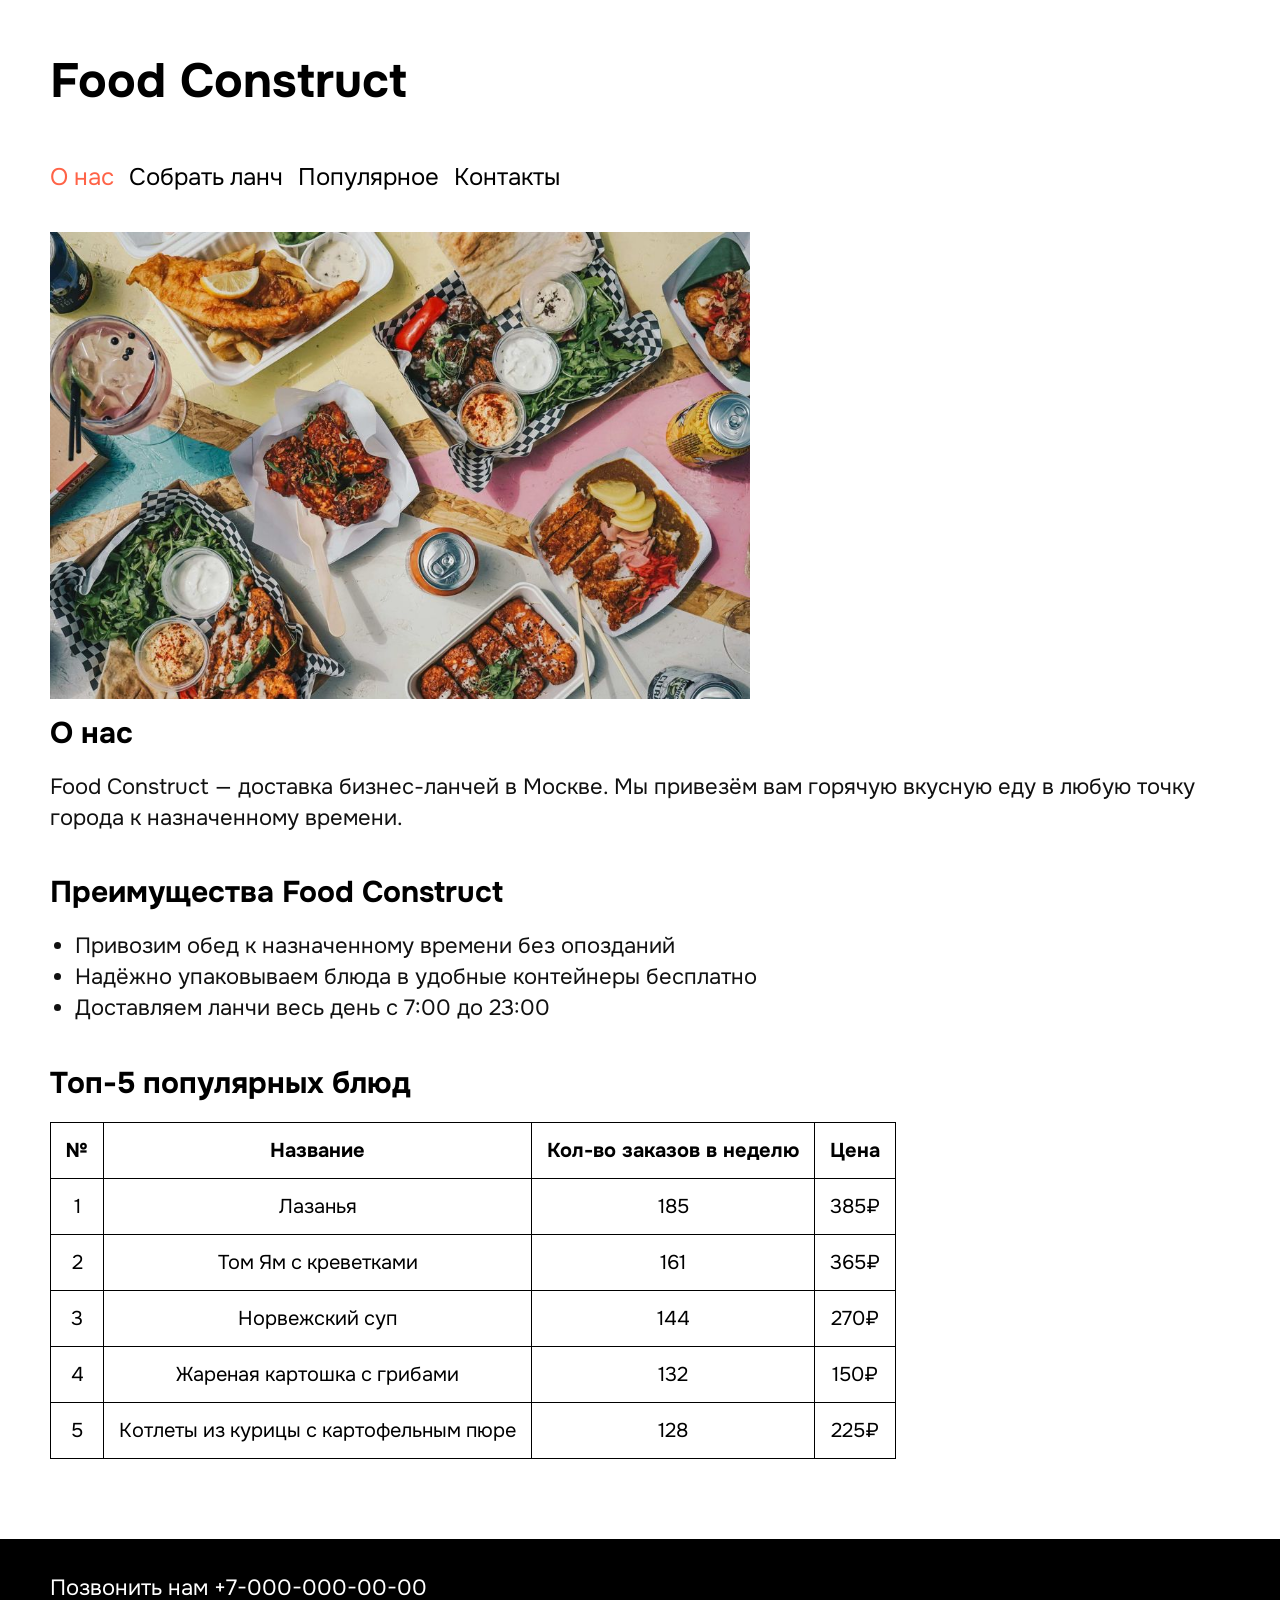
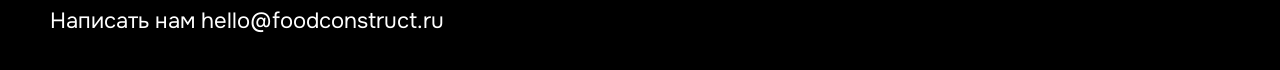
<file: index.html>
<!DOCTYPE html>
<html lang="ru">
<head>
    <meta charset="UTF-8">
    <meta name="viewport" content="width=device-width, initial-scale=1.0">
    <title>Food Construct — доставка бизнес-ланчей</title>
    <link rel="preconnect" href="https://fonts.googleapis.com">
    <link rel="preconnect" href="https://fonts.gstatic.com" crossorigin>
    <link href="https://fonts.googleapis.com/css2?family=Onest:wght@400;500;700&display=swap" rel="stylesheet">
    <link rel="stylesheet" href="css/style.css">
</head>
<body>
    <header class="header">
        <h1 class="header__title">Food Construct</h1>
        <nav class="nav">
            <a class="nav__link active" href="index.html">О нас</a>
            <a class="nav__link" href="lunch.html">Собрать ланч</a>
            <a class="nav__link" href="#popular">Популярное</a>
            <a class="nav__link" href="#contacts">Контакты</a>
        </nav>
    </header>

    <main class="main">
        <section class="about" id="about">
            <img class="about__image" src="images/lunch.jpg" alt="Разнообразные блюда бизнес-ланча на столе">
            <h2 class="section-title">О нас</h2>
            <p class="text">
                Food Construct — доставка бизнес-ланчей в Москве. Мы привезём вам горячую вкусную еду
                в любую точку города к назначенному времени.
            </p>
        </section>

        <section class="advantages" id="advantages">
            <h2 class="section-title">Преимущества Food Construct</h2>
            <ul class="advantages__list">
                <li class="text">Привозим обед к назначенному времени без опозданий</li>
                <li class="text">Надёжно упаковываем блюда в удобные контейнеры бесплатно</li>
                <li class="text">Доставляем ланчи весь день с 7:00 до 23:00</li>
            </ul>
        </section>

        <section class="popular" id="popular">
            <h2 class="section-title">Топ-5 популярных блюд</h2>
            <table class="table">
                <thead>
                    <tr>
                        <th class="table__cell">№</th>
                        <th class="table__cell">Название</th>
                        <th class="table__cell">Кол-во заказов в неделю</th>
                        <th class="table__cell">Цена</th>
                    </tr>
                </thead>
                <tbody>
                    <tr>
                        <td class="table__cell">1</td>
                        <td class="table__cell">Лазанья</td>
                        <td class="table__cell">185</td>
                        <td class="table__cell">385₽</td>
                    </tr>
                    <tr>
                        <td class="table__cell">2</td>
                        <td class="table__cell">Том Ям с креветками</td>
                        <td class="table__cell">161</td>
                        <td class="table__cell">365₽</td>
                    </tr>
                    <tr>
                        <td class="table__cell">3</td>
                        <td class="table__cell">Норвежский суп</td>
                        <td class="table__cell">144</td>
                        <td class="table__cell">270₽</td>
                    </tr>
                    <tr>
                        <td class="table__cell">4</td>
                        <td class="table__cell">Жареная картошка с грибами</td>
                        <td class="table__cell">132</td>
                        <td class="table__cell">150₽</td>
                    </tr>
                    <tr>
                        <td class="table__cell">5</td>
                        <td class="table__cell">Котлеты из курицы с картофельным пюре</td>
                        <td class="table__cell">128</td>
                        <td class="table__cell">225₽</td>
                    </tr>
                </tbody>
            </table>
        </section>
    </main>

    <footer class="footer" id="contacts">
        <p class="footer__text">
            Позвонить нам <a class="footer__link" href="tel:+70000000000">+7-000-000-00-00</a>
        </p>
        <p class="footer__text">
            Написать нам <a class="footer__link" href="mailto:hello@foodconstruct.ru">hello@foodconstruct.ru</a>
        </p>
    </footer>
</body>
</html>
</file>
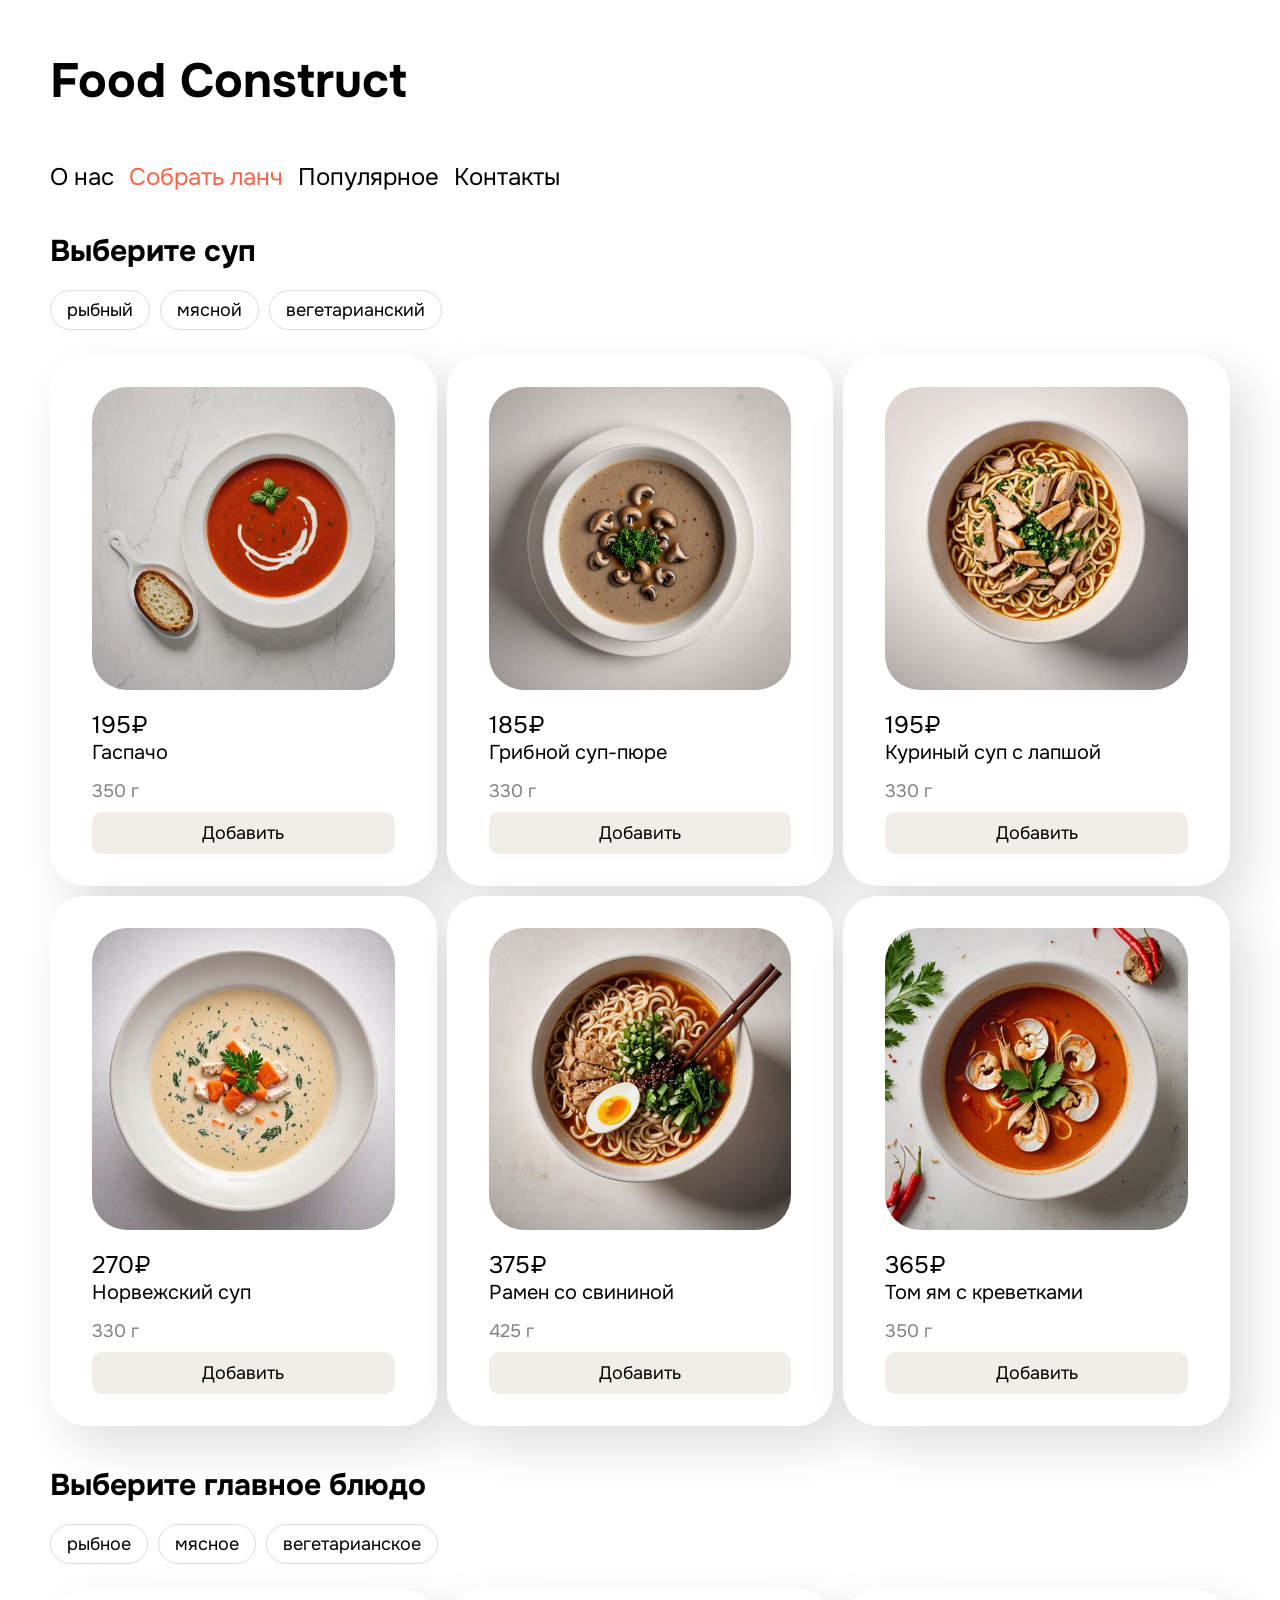
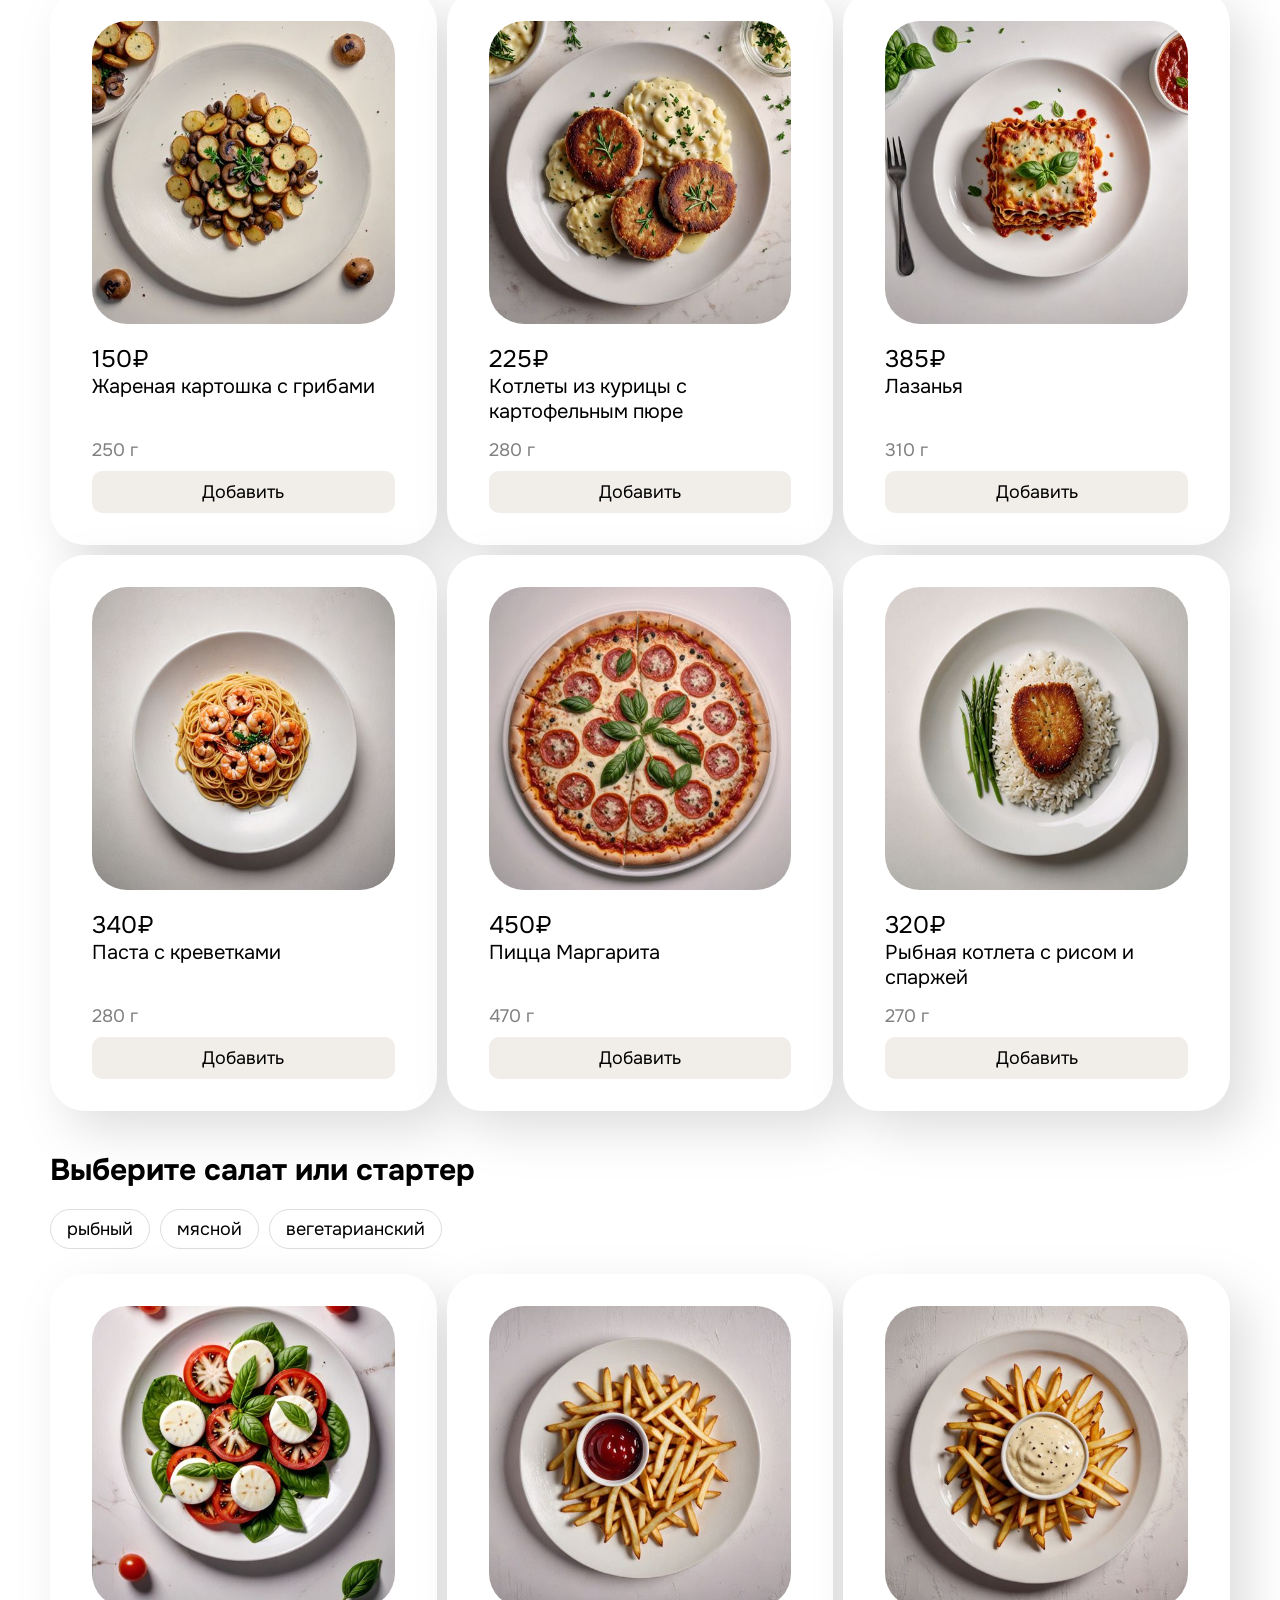
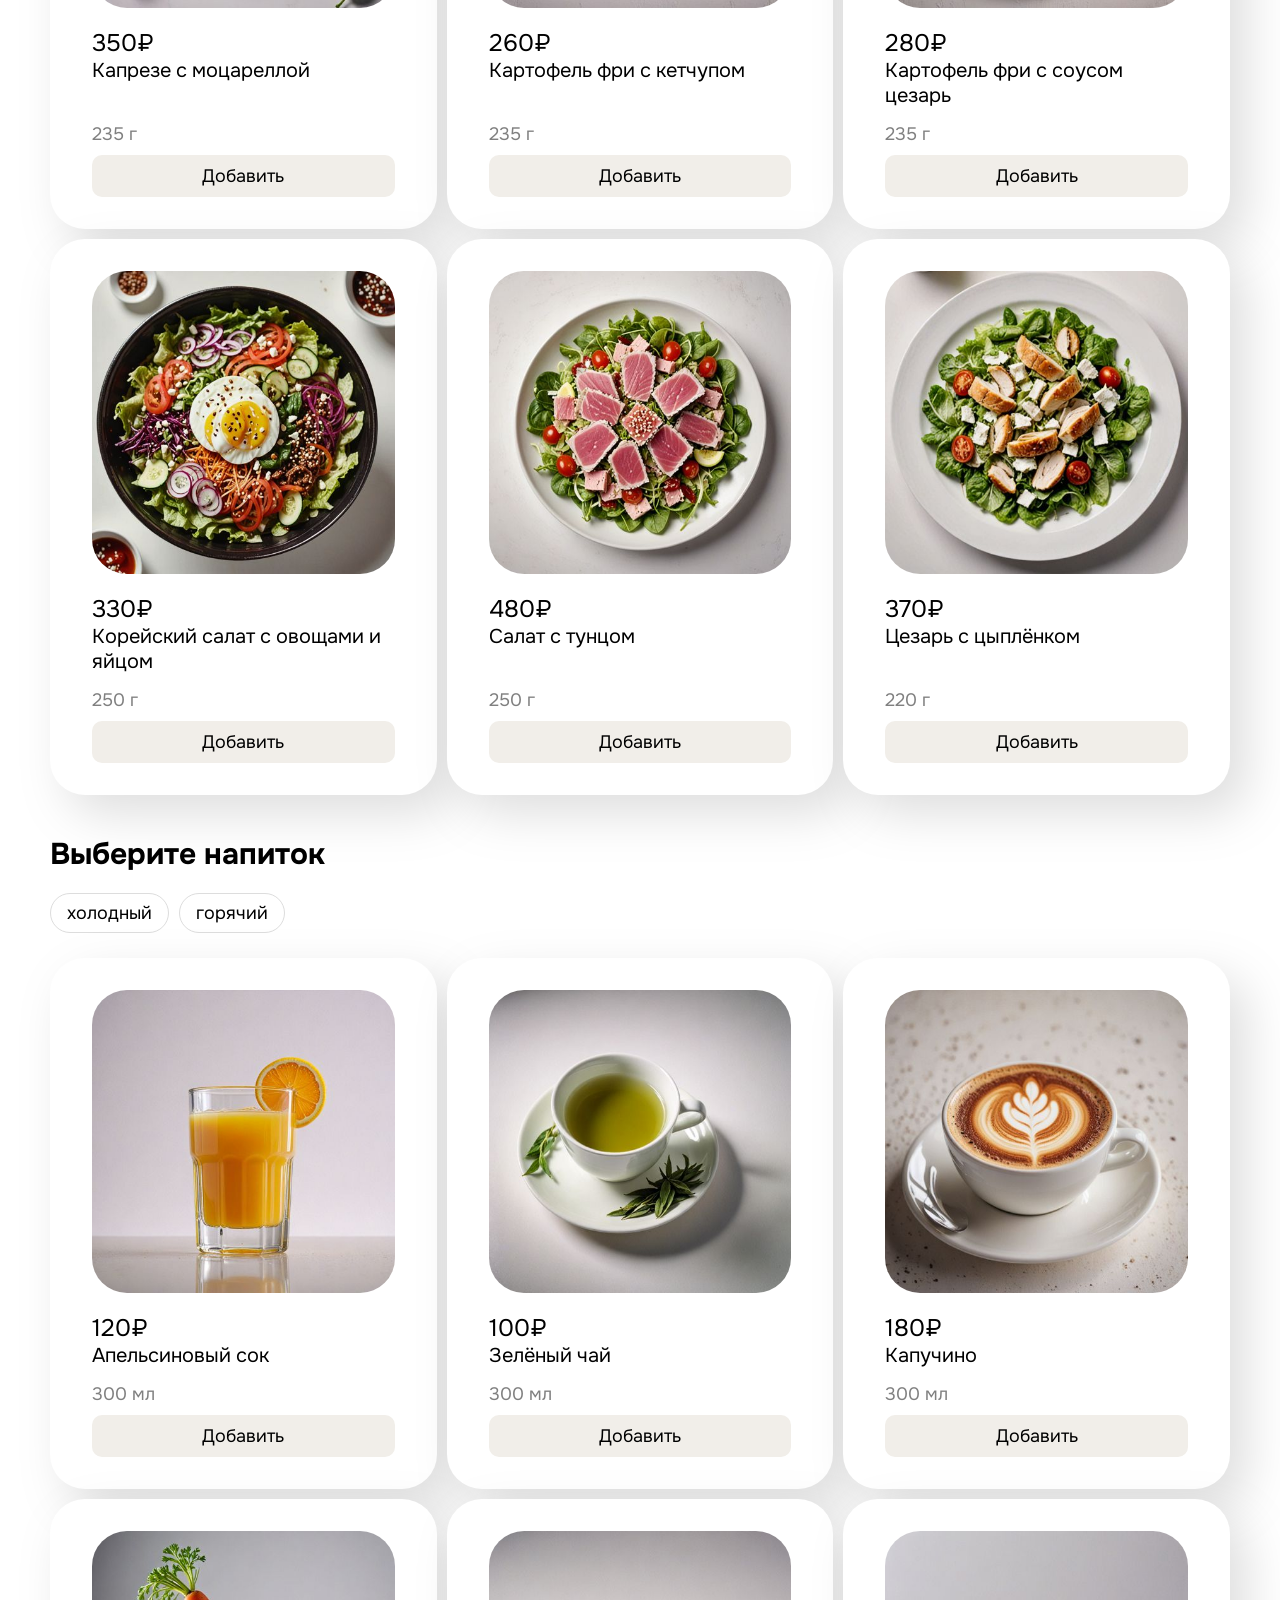
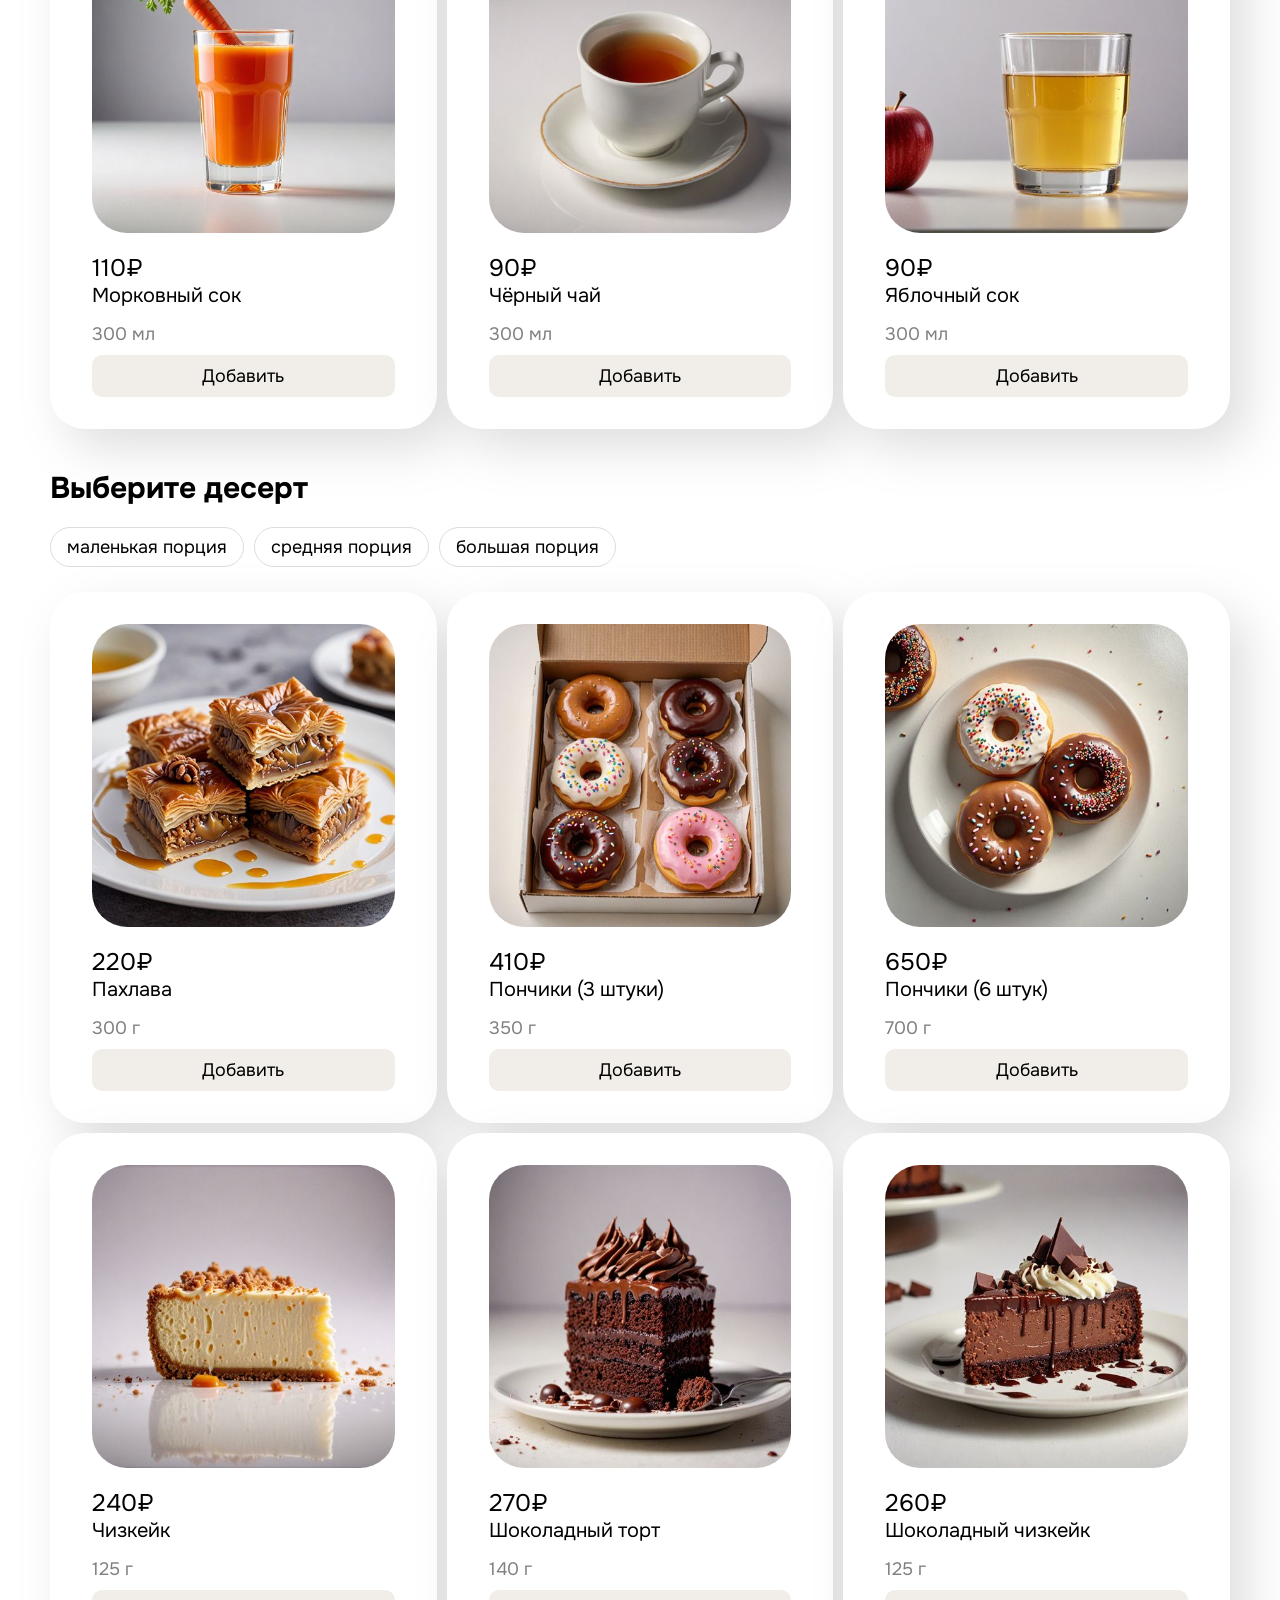
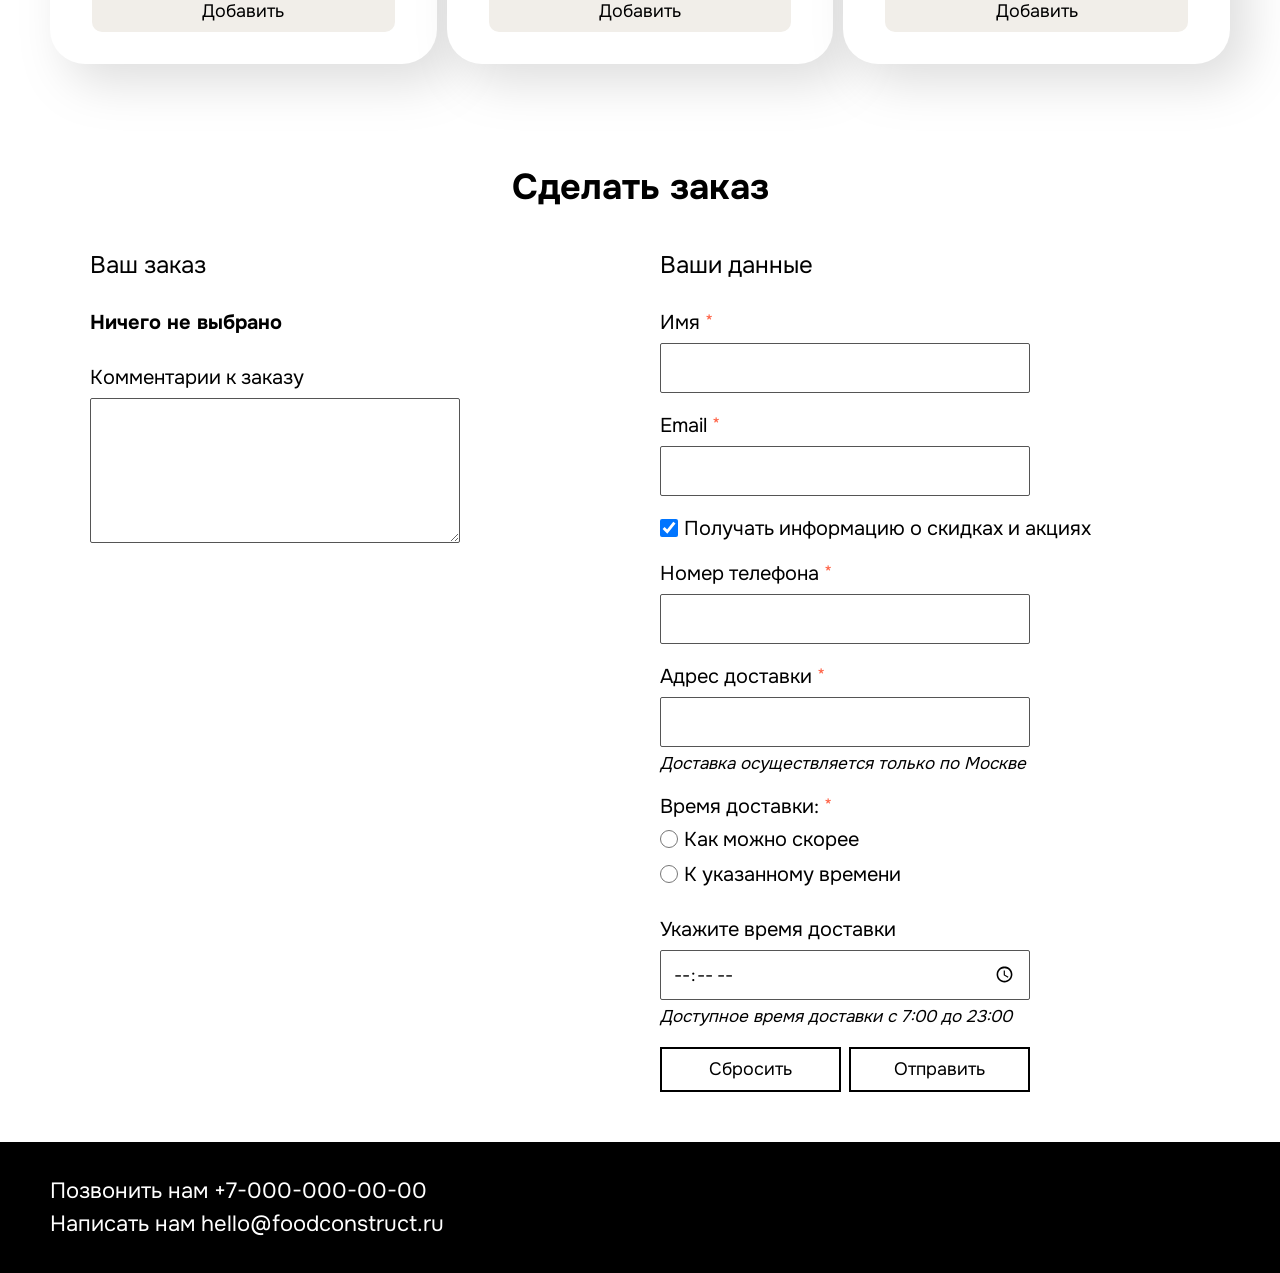
<file: lunch.html>
<!DOCTYPE html>
<html lang="ru">
<head>
    <meta charset="UTF-8">
    <meta name="viewport" content="width=device-width, initial-scale=1.0">
    <title>Собрать ланч — Food Construct</title>
    <link rel="preconnect" href="https://fonts.googleapis.com">
    <link rel="preconnect" href="https://fonts.gstatic.com" crossorigin>
    <link href="https://fonts.googleapis.com/css2?family=Onest:wght@400;500;700&display=swap" rel="stylesheet">
    <link rel="stylesheet" href="css/style.css">
    <link rel="stylesheet" href="css/lunch.css">
</head>
<body>
    <header class="header">
        <h1 class="header__title">Food Construct</h1>
        <nav class="nav">
            <a class="nav__link" href="index.html">О нас</a>
            <a class="nav__link active" href="lunch.html">Собрать ланч</a>
            <a class="nav__link" href="index.html#popular">Популярное</a>
            <a class="nav__link" href="#contacts">Контакты</a>
        </nav>
    </header>

    <main class="main">
        <section class="menu-section" data-category="soup">
            <h2 class="section-title">Выберите суп</h2>
            <div class="filters">
                <button class="filters__button" type="button" data-kind="fish">рыбный</button>
                <button class="filters__button" type="button" data-kind="meat">мясной</button>
                <button class="filters__button" type="button" data-kind="veg">вегетарианский</button>
            </div>
            <div class="dishes"></div>
        </section>

        <section class="menu-section" data-category="main-course">
            <h2 class="section-title">Выберите главное блюдо</h2>
            <div class="filters">
                <button class="filters__button" type="button" data-kind="fish">рыбное</button>
                <button class="filters__button" type="button" data-kind="meat">мясное</button>
                <button class="filters__button" type="button" data-kind="veg">вегетарианское</button>
            </div>
            <div class="dishes"></div>
        </section>

        <section class="menu-section" data-category="salad">
            <h2 class="section-title">Выберите салат или стартер</h2>
            <div class="filters">
                <button class="filters__button" type="button" data-kind="fish">рыбный</button>
                <button class="filters__button" type="button" data-kind="meat">мясной</button>
                <button class="filters__button" type="button" data-kind="veg">вегетарианский</button>
            </div>
            <div class="dishes"></div>
        </section>

        <section class="menu-section" data-category="drink">
            <h2 class="section-title">Выберите напиток</h2>
            <div class="filters">
                <button class="filters__button" type="button" data-kind="cold">холодный</button>
                <button class="filters__button" type="button" data-kind="hot">горячий</button>
            </div>
            <div class="dishes"></div>
        </section>

        <section class="menu-section" data-category="dessert">
            <h2 class="section-title">Выберите десерт</h2>
            <div class="filters">
                <button class="filters__button" type="button" data-kind="small">маленькая порция</button>
                <button class="filters__button" type="button" data-kind="medium">средняя порция</button>
                <button class="filters__button" type="button" data-kind="large">большая порция</button>
            </div>
            <div class="dishes"></div>
        </section>
    </main>

    <section class="order">
        <h2 class="order__title">Сделать заказ</h2>
        <form class="order-form" action="https://httpbin.org/post" method="POST">
            <div class="order-form__column">
                <h3 class="order-form__subtitle">Ваш заказ</h3>

                <div class="order-summary">
                    <p class="order-summary__empty">Ничего не выбрано</p>
                    <div class="order-summary__item" data-category="soup">
                        <p class="order-summary__label">Суп</p>
                        <p class="order-summary__value">Блюдо не выбрано</p>
                    </div>
                    <div class="order-summary__item" data-category="main-course">
                        <p class="order-summary__label">Главное блюдо</p>
                        <p class="order-summary__value">Блюдо не выбрано</p>
                    </div>
                    <div class="order-summary__item" data-category="salad">
                        <p class="order-summary__label">Салат или стартер</p>
                        <p class="order-summary__value">Блюдо не выбрано</p>
                    </div>
                    <div class="order-summary__item" data-category="drink">
                        <p class="order-summary__label">Напиток</p>
                        <p class="order-summary__value">Напиток не выбран</p>
                    </div>
                    <div class="order-summary__item" data-category="dessert">
                        <p class="order-summary__label">Десерт</p>
                        <p class="order-summary__value">Десерт не выбран</p>
                    </div>
                    <div class="order-summary__total">
                        <p class="order-summary__label">Стоимость заказа</p>
                        <p class="order-summary__value order-summary__value_total">0₽</p>
                    </div>
                    <input class="order-summary__input" type="hidden" name="soup" data-category="soup">
                    <input class="order-summary__input" type="hidden" name="main_course" data-category="main-course">
                    <input class="order-summary__input" type="hidden" name="salad" data-category="salad">
                    <input class="order-summary__input" type="hidden" name="drink" data-category="drink">
                    <input class="order-summary__input" type="hidden" name="dessert" data-category="dessert">
                </div>

                <div class="field">
                    <label class="field__label" for="comment">Комментарии к заказу</label>
                    <textarea class="field__control field__control_textarea" id="comment" name="comment" rows="5"></textarea>
                </div>
            </div>

            <div class="order-form__column">
                <h3 class="order-form__subtitle">Ваши данные</h3>

                <div class="field">
                    <label class="field__label" for="full-name">Имя <span class="required">*</span></label>
                    <input class="field__control" type="text" id="full-name" name="full_name" autocomplete="name" required>
                </div>

                <div class="field">
                    <label class="field__label" for="email">Email <span class="required">*</span></label>
                    <input class="field__control" type="email" id="email" name="email" autocomplete="email" required>
                </div>

                <div class="field field_checkbox">
                    <input type="checkbox" id="subscribe" name="subscribe" value="1" checked>
                    <label for="subscribe">Получать информацию о скидках и акциях</label>
                </div>

                <div class="field">
                    <label class="field__label" for="phone">Номер телефона <span class="required">*</span></label>
                    <input class="field__control" type="tel" id="phone" name="phone" autocomplete="tel" required>
                </div>

                <div class="field">
                    <label class="field__label" for="address">Адрес доставки <span class="required">*</span></label>
                    <input class="field__control" type="text" id="address" name="delivery_address" autocomplete="address-line1" required>
                    <p class="field__hint">Доставка осуществляется только по Москве</p>
                </div>

                <fieldset class="field field_radio">
                    <legend class="field__label">Время доставки: <span class="required">*</span></legend>
                    <div class="radio">
                        <input type="radio" id="delivery-now" name="delivery_type" value="now" required>
                        <label for="delivery-now">Как можно скорее</label>
                    </div>
                    <div class="radio">
                        <input type="radio" id="delivery-by-time" name="delivery_type" value="by_time">
                        <label for="delivery-by-time">К указанному времени</label>
                    </div>
                </fieldset>

                <div class="field">
                    <label class="field__label" for="delivery-time">Укажите время доставки</label>
                    <input class="field__control" type="time" id="delivery-time" name="delivery_time" min="07:00" max="23:00" step="300">
                    <p class="field__hint">Доступное время доставки с 7:00 до 23:00</p>
                </div>

                <div class="order-form__buttons">
                    <button class="order-form__button" type="reset">Сбросить</button>
                    <button class="order-form__button" type="submit">Отправить</button>
                </div>
            </div>
        </form>
    </section>

    <footer class="footer" id="contacts">
        <p class="footer__text">
            Позвонить нам <a class="footer__link" href="tel:+70000000000">+7-000-000-00-00</a>
        </p>
        <p class="footer__text">
            Написать нам <a class="footer__link" href="mailto:hello@foodconstruct.ru">hello@foodconstruct.ru</a>
        </p>
    </footer>

    <script src="js/dishes.js"></script>
    <script src="js/main.js"></script>
</body>
</html>
</file>
<file: css/style.css>
* {
    box-sizing: border-box;
    margin: 0;
    padding: 0;
}

html {
    height: 100%;
}

body {
    display: flex;
    flex-direction: column;
    min-height: 100%;
    font-family: "Onest", Arial, sans-serif;
    font-size: 18px;
    font-weight: 400;
    color: #000;
    background-color: #fff;
}

.header {
    margin: 0;
    padding: 50px 50px 20px;
}

.header__title {
    font-family: "Onest", Arial, sans-serif;
    font-size: 48px;
    font-weight: 700;
    color: #000;
    margin-bottom: 50px;
}

.nav {
    display: flex;
    flex-wrap: wrap;
    gap: 15px;
    margin: 0;
    padding: 0;
}

.nav__link {
    font-family: "Onest", Arial, sans-serif;
    font-size: 24px;
    color: #000;
    text-decoration: none;
}

.nav__link:hover,
.nav__link.active {
    color: tomato;
}

.main {
    flex: 1 0 auto;
    margin: 0;
    padding: 20px 50px 40px;
}

.about,
.advantages,
.popular {
    margin-bottom: 40px;
}

.about__image {
    display: block;
    width: 700px;
    max-width: 100%;
    height: auto;
    margin-bottom: 15px;
}

.section-title {
    font-size: 30px;
    font-weight: 700;
    color: #000;
    margin-bottom: 20px;
}

.text {
    font-size: 22px;
    font-weight: 400;
    line-height: 1.4;
    color: #111;
}

.advantages__list {
    padding-left: 25px;
}

.table {
    border-collapse: collapse;
    border: 1px solid #000;
}

.table__cell {
    padding: 15px;
    border: 1px solid #000;
    text-align: center;
    font-size: 20px;
}

.footer {
    flex-shrink: 0;
    margin: 0;
    padding: 30px 50px;
    background-color: black;
    color: white;
}

.footer__text {
    font-size: 22px;
    color: white;
    margin: 5px 0;
}

.footer__link {
    font-family: "Onest", Arial, sans-serif;
    font-size: 22px;
    color: white;
    text-decoration: none;
}

.footer__link:hover {
    color: tomato;
}

@media (max-width: 800px) {
    .about__image {
        width: 500px;
    }

    .nav {
        justify-content: space-between;
    }
}

@media (max-width: 600px) {
    .header {
        padding: 30px 16px 10px;
    }

    .header__title {
        text-align: center;
        margin-bottom: 25px;
    }

    .nav {
        flex-direction: column;
        align-items: center;
    }

    .nav__link {
        font-size: 28px;
    }

    .main {
        padding: 20px 16px 30px;
    }

    .about__image {
        width: 100%;
    }

    .table__cell {
        padding: 10px 6px;
        font-size: 18px;
    }

    .footer {
        padding: 25px 16px;
    }
}

@media (max-width: 400px) {
    .table__cell {
        padding: 8px 4px;
        font-size: 16px;
    }
}
</file>
<file: css/lunch.css>
.menu-section {
    margin-bottom: 40px;
}

.dishes {
    display: grid;
    grid-template-columns: repeat(3, 1fr);
    gap: 10px;
}

.dish {
    display: flex;
    flex-direction: column;
    padding: 30px 40px;
    border: 2px solid transparent;
    border-radius: 35px;
    cursor: pointer;
    filter: drop-shadow(17px 19px 24px rgba(0, 0, 0, 0.13));
    background-color: white;
}

.dish:hover {
    border: 2px solid tomato;
}

.dish__image {
    width: 100%;
    height: auto;
    aspect-ratio: 1 / 1;
    object-fit: cover;
    border-radius: 35px;
    margin-bottom: 20px;
}

.dish__price {
    font-size: 24px;
}

.dish__name {
    flex-grow: 1;
    font-size: 20px;
    margin-bottom: 15px;
}

.dish__count {
    color: gray;
    font-size: 18px;
}

.dish__button {
    margin-top: 10px;
    padding: 10px 30px;
    border: none;
    border-radius: 10px;
    background-color: #f1eee9;
    font-family: "Onest", Arial, sans-serif;
    font-size: 18px;
    color: #000;
    cursor: pointer;
}

.dish:hover .dish__button {
    background-color: tomato;
    color: white;
}

@media (max-width: 800px) {
    .dishes {
        grid-template-columns: repeat(2, 1fr);
    }
}

@media (max-width: 600px) {
    .menu-section .section-title {
        text-align: center;
    }

    .dishes {
        grid-template-columns: 1fr;
    }
}

.order {
    padding: 20px 50px 50px;
}

.order__title {
    margin-bottom: 40px;
    font-size: 36px;
    font-weight: 700;
    text-align: center;
}

.order-form {
    display: grid;
    grid-template-columns: repeat(2, minmax(0, 1fr));
    gap: 40px;
    max-width: 1100px;
    margin: 0 auto;
}

.order-form__subtitle {
    margin-bottom: 30px;
    font-size: 24px;
    font-weight: 400;
}

.field {
    display: flex;
    flex-direction: column;
    margin-bottom: 20px;
}

.field__label {
    margin-bottom: 8px;
    font-size: 20px;
}

.field__control {
    width: 100%;
    max-width: 370px;
    height: 50px;
    padding: 0 12px;
    border: 1px solid #555;
    border-radius: 2px;
    font-family: "Onest", Arial, sans-serif;
    font-size: 18px;
    background-color: white;
}

.field__control_textarea {
    height: 145px;
    padding: 12px;
    resize: vertical;
}

.field__hint {
    margin-top: 6px;
    font-size: 17px;
    font-style: italic;
}

.field_checkbox {
    flex-direction: row;
    align-items: center;
    gap: 6px;
    font-size: 20px;
}

.field_checkbox input {
    width: 18px;
    height: 18px;
}

.field_radio {
    border: none;
}

.radio {
    display: flex;
    align-items: center;
    gap: 6px;
    margin-bottom: 10px;
    font-size: 20px;
}

.radio input {
    width: 18px;
    height: 18px;
}

.required {
    color: tomato;
}

.order-form__buttons {
    display: flex;
    gap: 8px;
    max-width: 370px;
}

.order-form__button {
    flex: 1;
    height: 45px;
    border: 2px solid #000;
    background-color: white;
    font-family: "Onest", Arial, sans-serif;
    font-size: 18px;
    color: #000;
    cursor: pointer;
}

.order-form__button:hover {
    background-color: tomato;
    border-color: tomato;
    color: white;
}

@media (max-width: 800px) {
    .order {
        padding: 20px 16px 40px;
    }

    .order-form {
        grid-template-columns: 1fr;
        gap: 10px;
    }

    .field__control,
    .order-form__buttons {
        max-width: none;
    }
}

.dish_selected,
.dish_selected:hover {
    border: 2px solid tomato;
}

.order-summary {
    margin-bottom: 30px;
}

.order-summary__empty {
    font-size: 20px;
    font-weight: 700;
}

.order-summary__item,
.order-summary__total {
    margin-bottom: 20px;
}

.order-summary__label {
    font-size: 20px;
    font-weight: 700;
}

.order-summary__value {
    font-size: 20px;
}

.order-summary__value_total {
    font-size: 26px;
}

[hidden] {
    display: none !important;
}

.filters {
    display: flex;
    flex-wrap: wrap;
    gap: 10px;
    margin-bottom: 25px;
}

.filters__button {
    padding: 8px 16px;
    border: 1px solid #ddd;
    border-radius: 20px;
    background-color: white;
    font-family: "Onest", Arial, sans-serif;
    font-size: 18px;
    color: #000;
    cursor: pointer;
}

.filters__button:hover {
    border-color: tomato;
    color: tomato;
}

.filters__button.active {
    border-color: tomato;
    background-color: tomato;
    color: white;
}

@media (max-width: 600px) {
    .filters {
        justify-content: center;
    }
}
</file>
